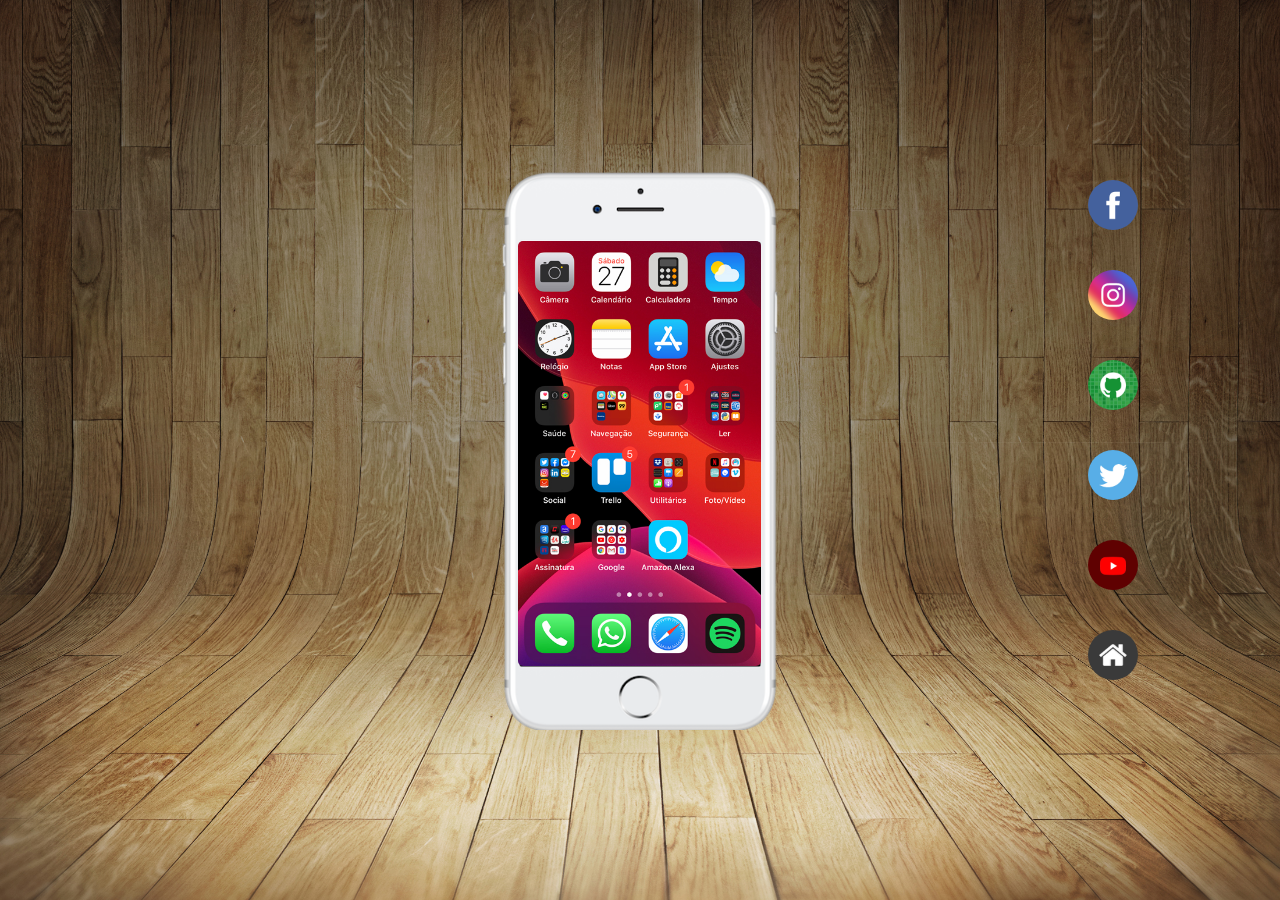
<file: index.html>
<!DOCTYPE html>
<html lang="en">
<head>
    <meta charset="UTF-8">
    <meta http-equiv="X-UA-Compatible" content="IE=edge">
    <meta name="viewport" content="width=device-width, initial-scale=1.0">
    <title>Document</title>
    <link rel="stylesheet" href="style.css">
</head>
<body>
    <main>
        <section id="cell">
            <iframe src="" frameborder="0" name="frame"></iframe>
        </section>
        <section id="botoes">
            <a href="face.html" target="frame">
                <div class="redes" id="facebook"></div>
            </a>

            <a href="insta.html" target="frame">
                <div class="redes" id="instagram"></div>
            </a>

            <a href="github.html" target="frame">
                <div class="redes" id="github"></div>
            </a>

            <a href="twitter.html" target="frame">
                <div class="redes" id="twitter"></div>
            </a>

            <a href="youtube.html" target="frame">
                <div class="redes" id="youtube"></div>
            </a>

            <a href="index.html">
                <div class="redes" id="home"></div>
            </a>
        </section>
    </main>
</body>
</html>
</file>
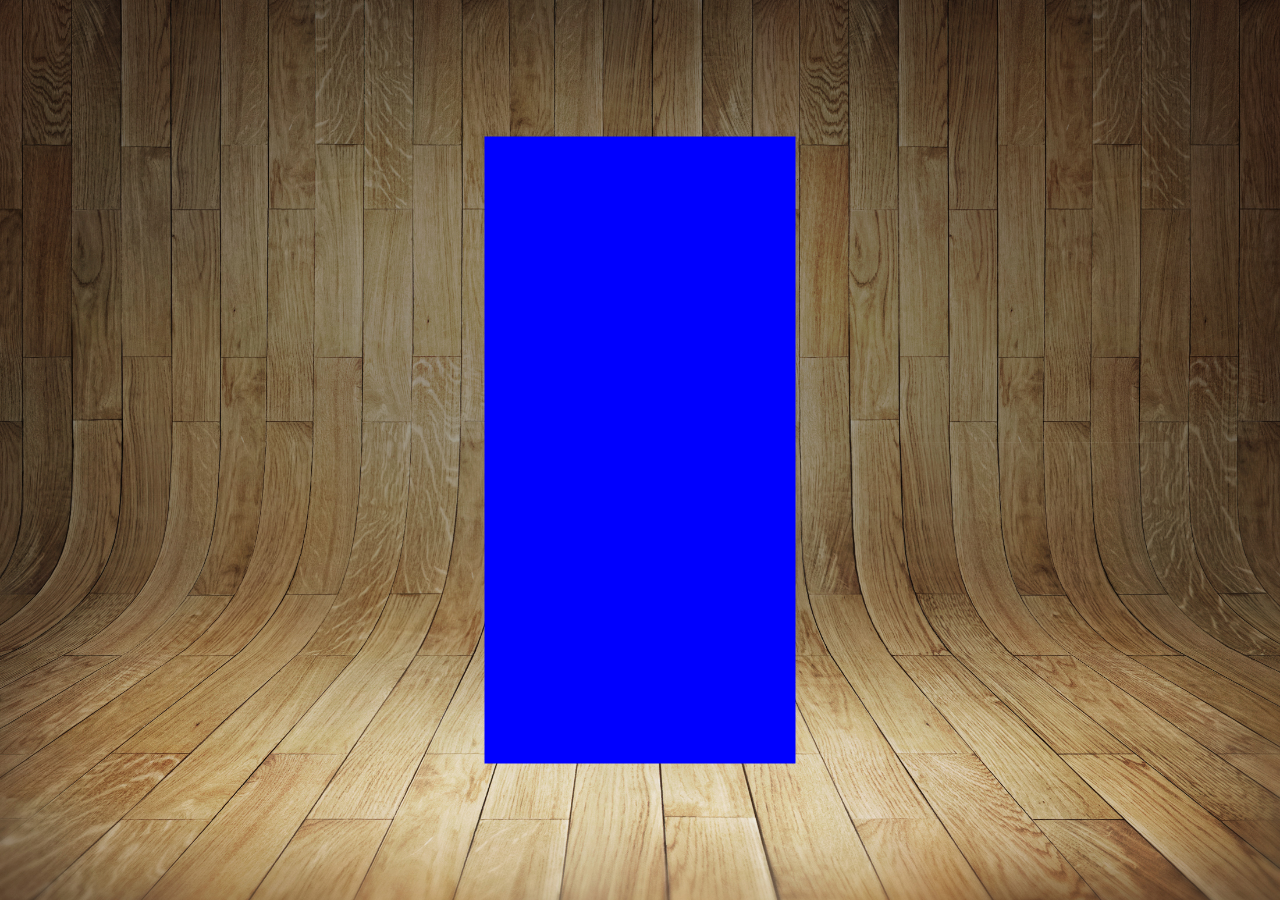
<file: novo_projeto/index.html>
<!DOCTYPE html>
<html lang="pt-br">
<head>
    <meta charset="UTF-8">
    <meta http-equiv="X-UA-Compatible" content="IE=edge">
    <meta name="viewport" content="width=device-width, initial-scale=1.0">
    <title>Minhas redes sociais</title>
    <link rel="stylesheet" href="estilo/style.css">
</head>
<body>
    <main>
        <section id="cell">

        </section>
        <section id="icones">

        </section>
    </main>
</body>
</html>
</file>
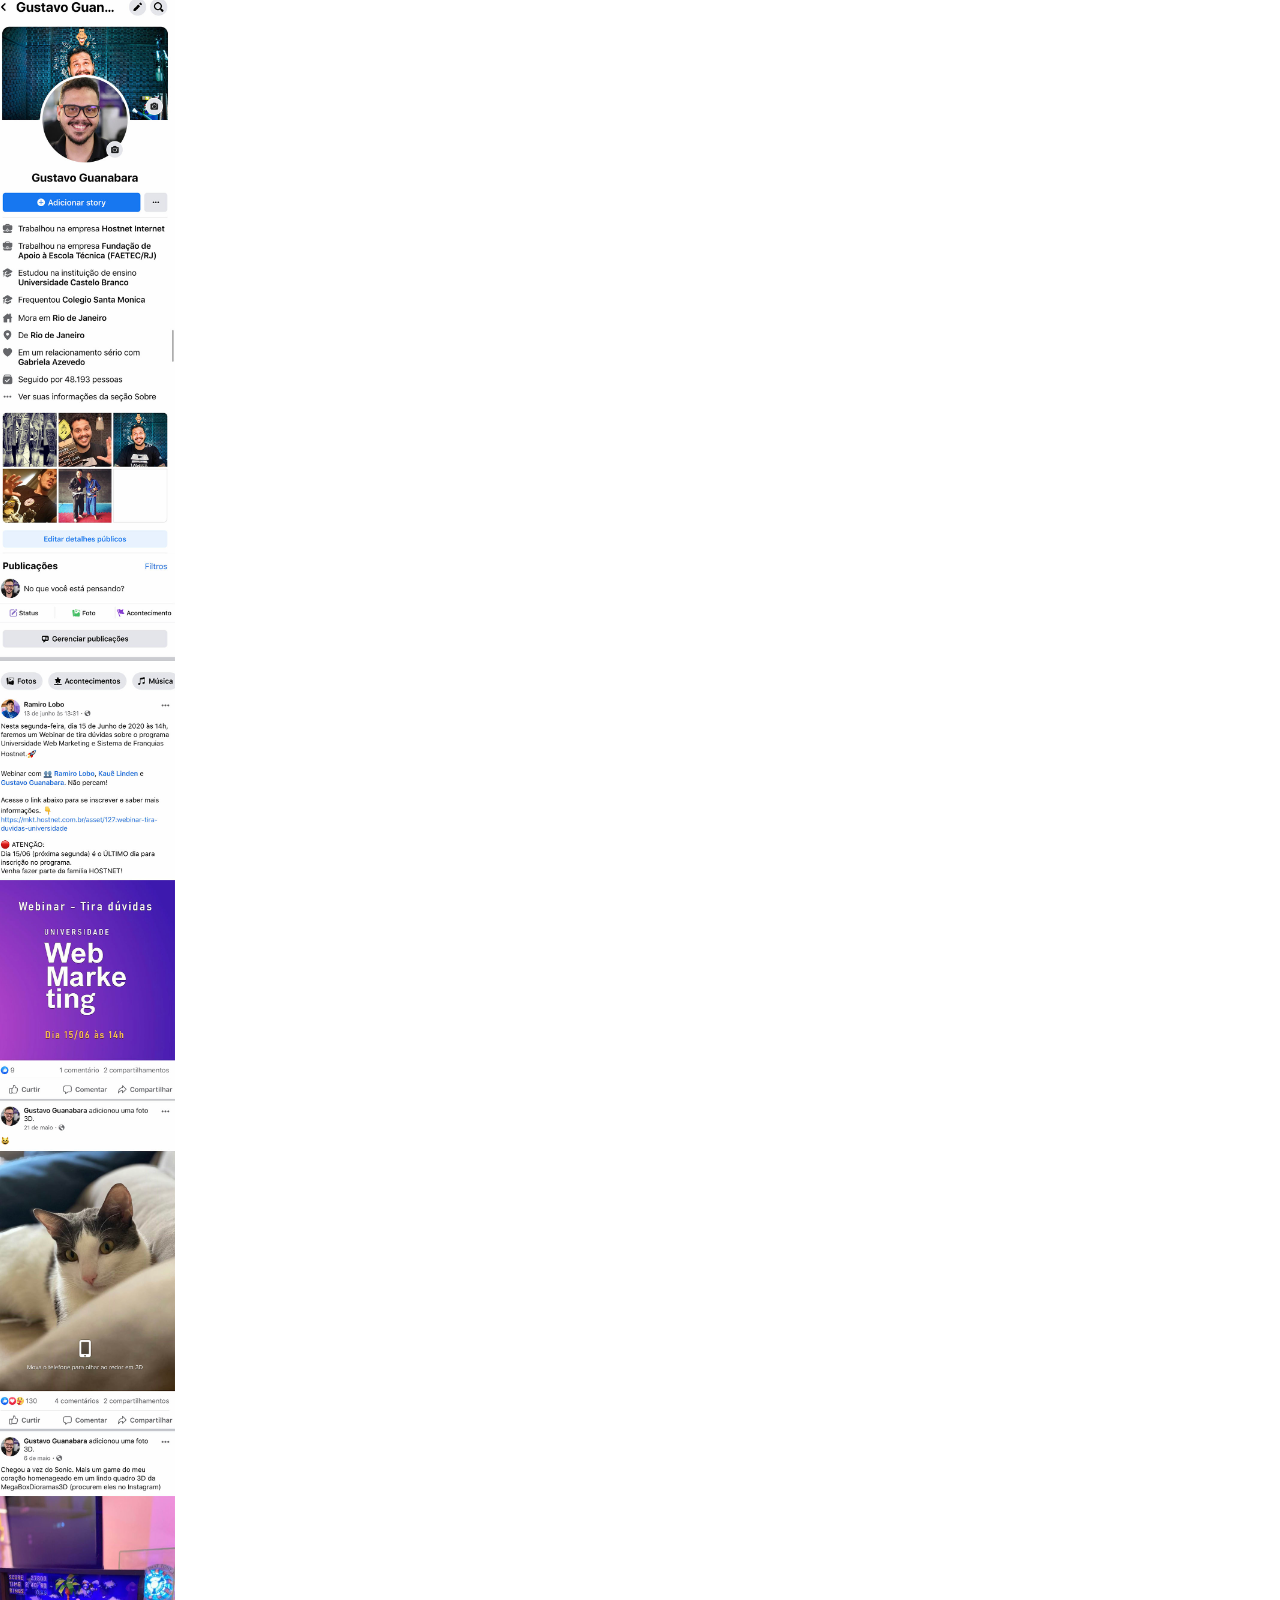
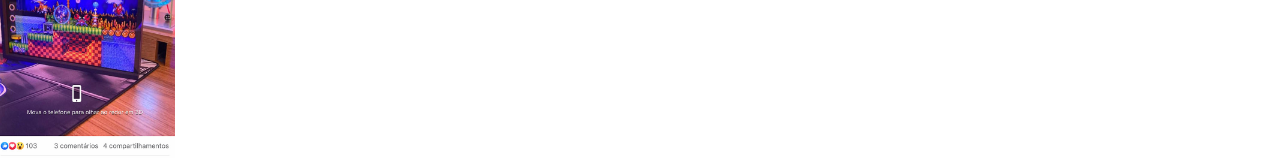
<file: face.html>
<!DOCTYPE html>
<html lang="en">
<head>
    <meta charset="UTF-8">
    <meta http-equiv="X-UA-Compatible" content="IE=edge">
    <meta name="viewport" content="width=device-width, initial-scale=1.0">
    <title>Document</title>
</head>
<style>
    #face img{
        position: absolute;
        width: 180px;
        top: -5px;
        left: -5px;
    }
</style>
<body>
        <div id="face">
            <img src="imagens/tela-facebook.jpg" alt="">
        </div>
</body>
</html>
</file>
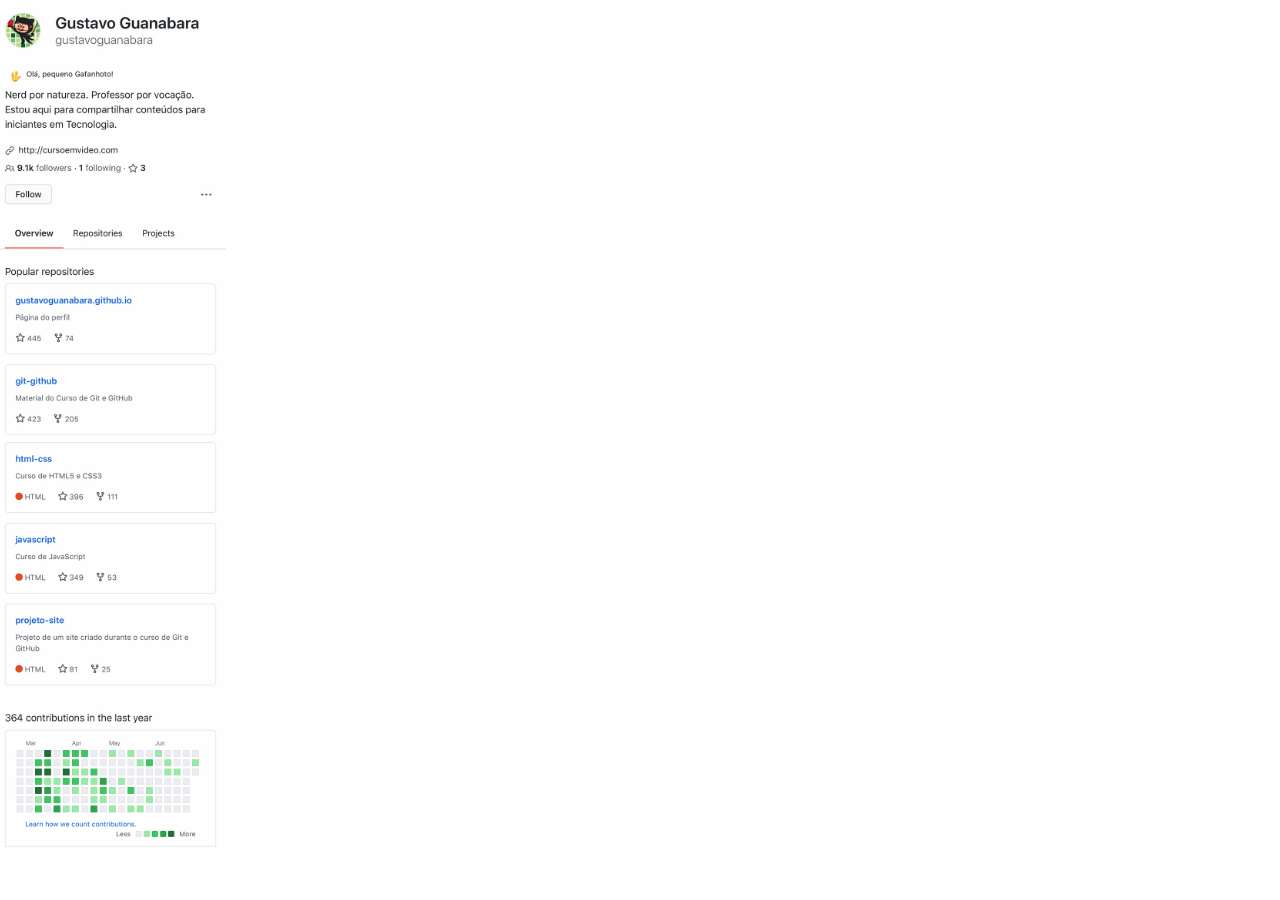
<file: github.html>
<!DOCTYPE html>
<html lang="en">
<head>
    <meta charset="UTF-8">
    <meta http-equiv="X-UA-Compatible" content="IE=edge">
    <meta name="viewport" content="width=device-width, initial-scale=1.0">
    <title>Document</title>
</head>
<style>
    #github img{
        position: absolute;
        width: 231px;
        top: 0px;
        left: -5px;
    }
</style>
<body>
        <div id="github">
            <img src="imagens/tela-github.jpg" alt="">
        </div>
</body>
</html>
</file>
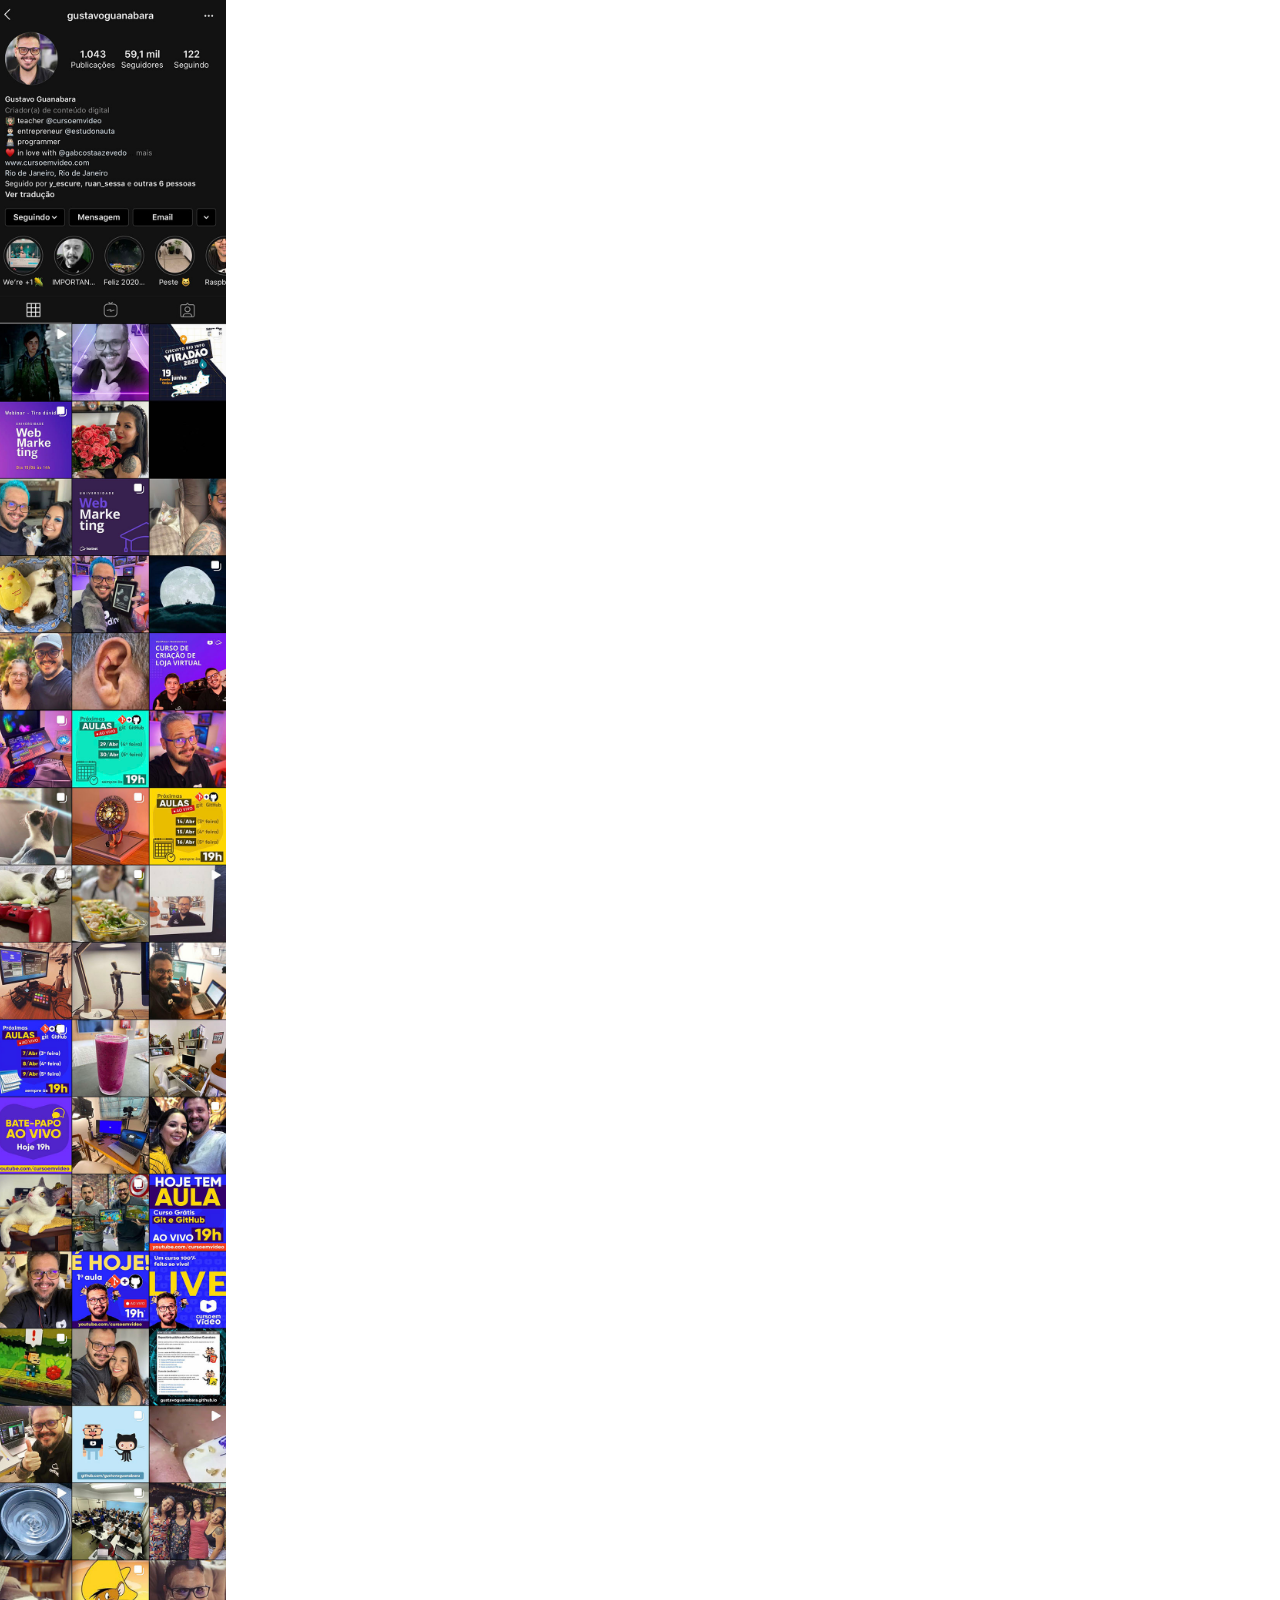
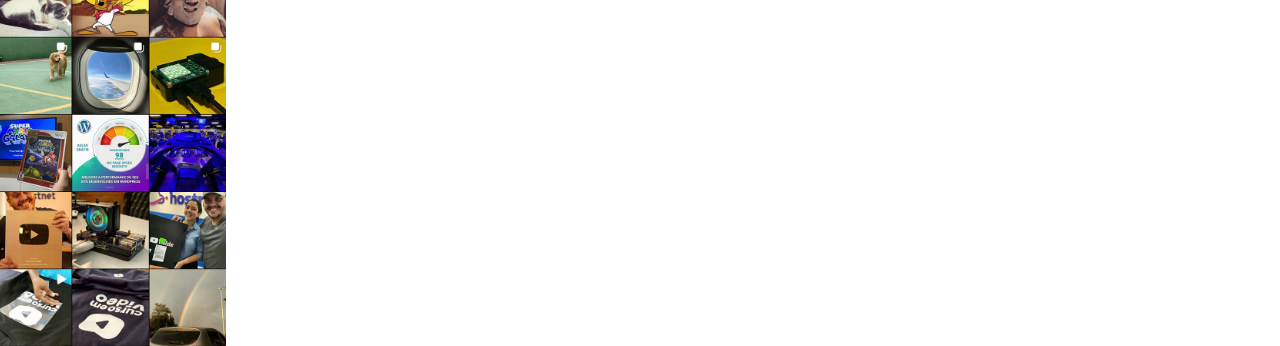
<file: insta.html>
<!DOCTYPE html>
<html lang="en">
<head>
    <meta charset="UTF-8">
    <meta http-equiv="X-UA-Compatible" content="IE=edge">
    <meta name="viewport" content="width=device-width, initial-scale=1.0">
    <title>Document</title>
</head>
<style>
    #insta img{
        position: absolute;
        width: 231px;
        top: 0px;
        left: -5px;
    }
</style>
<body>
        <div id="insta">
            <img src="imagens/tela-instagram.jpg" alt="">
        </div>
</body>
</html>
</file>
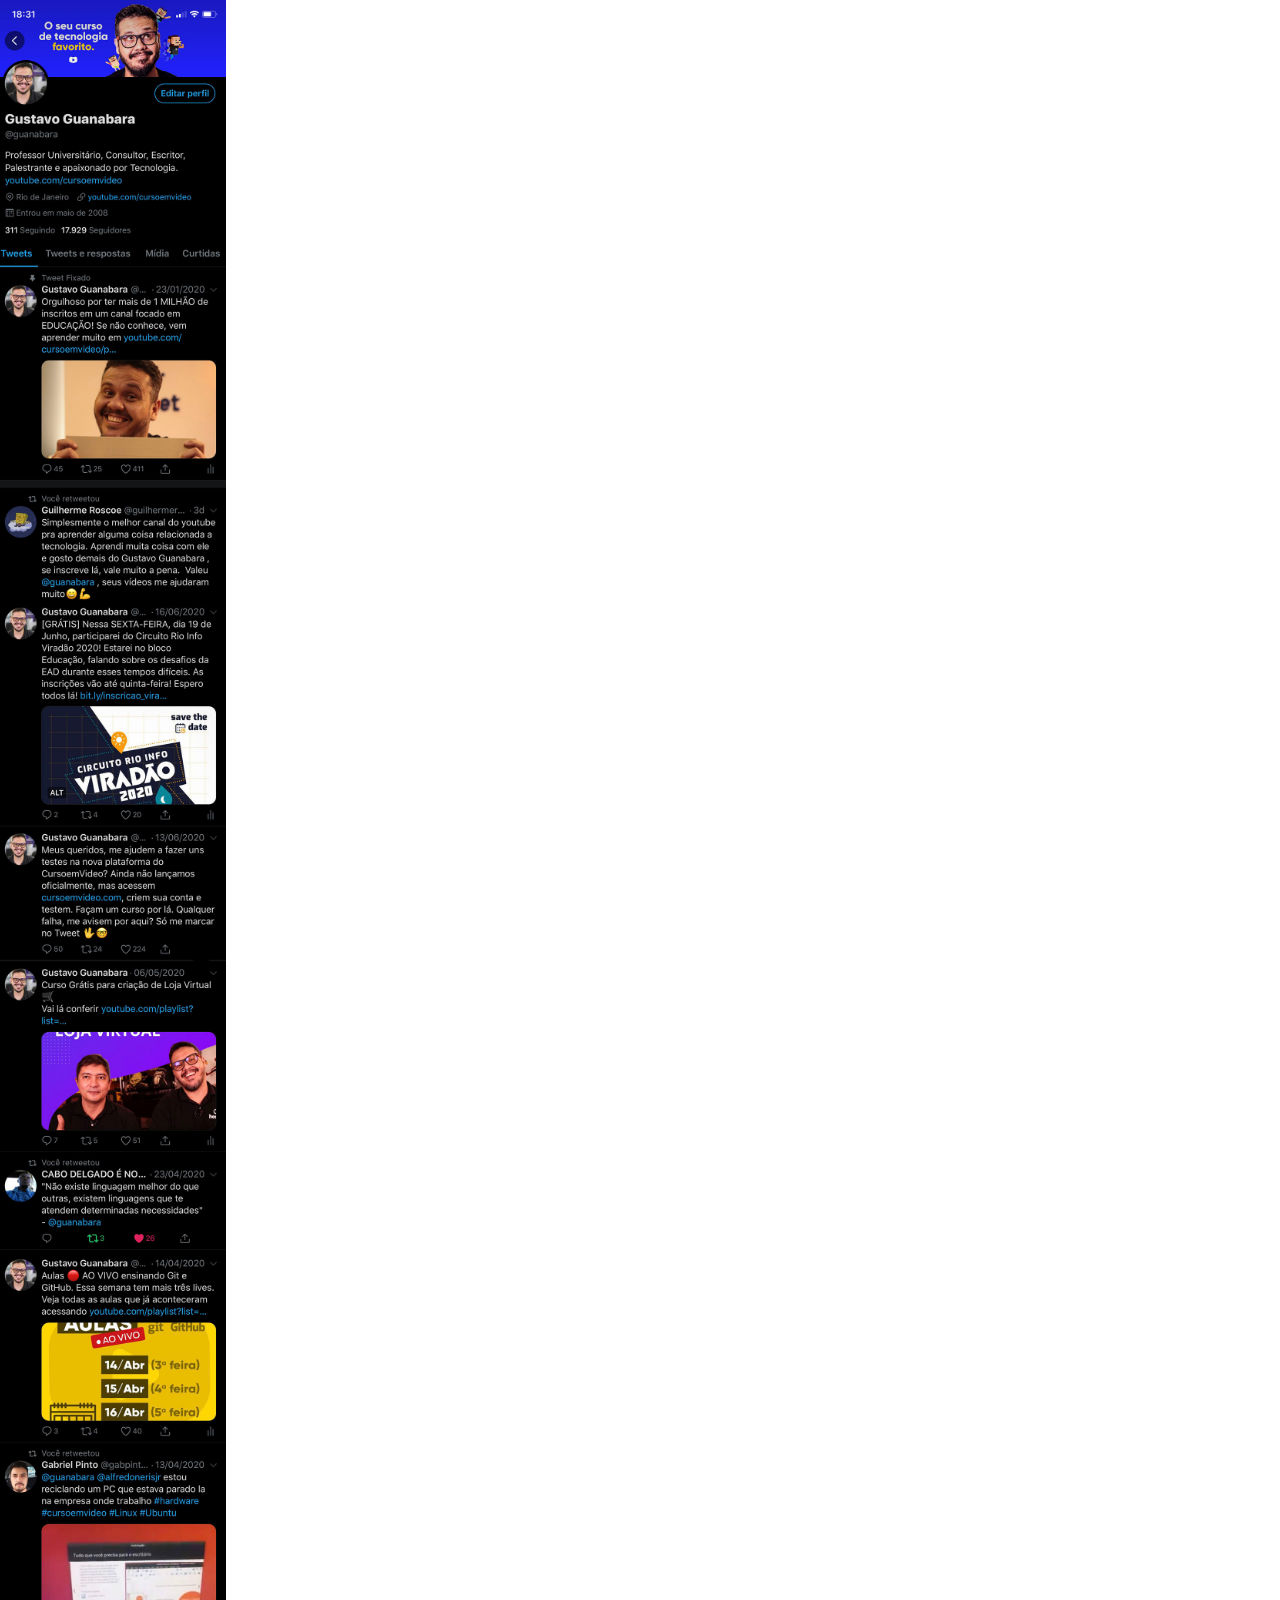
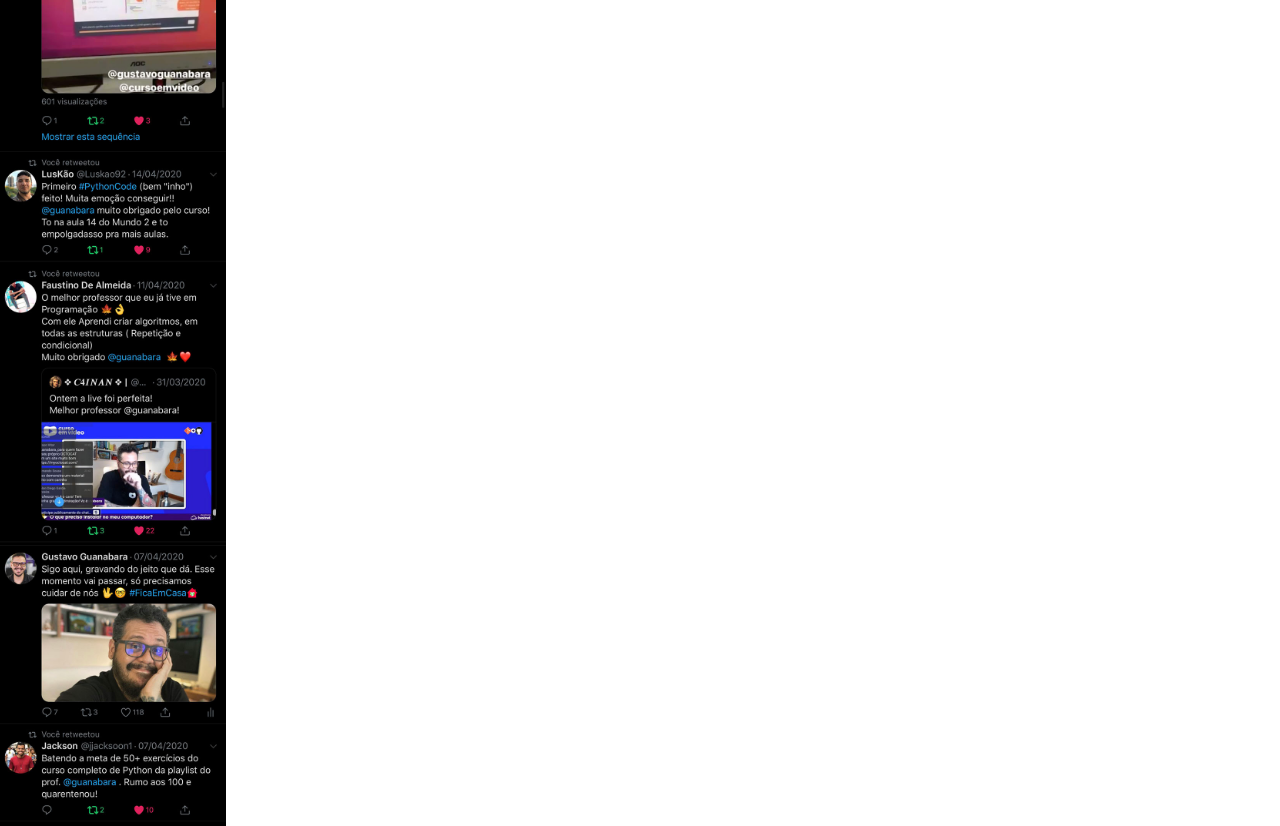
<file: twitter.html>
<!DOCTYPE html>
<html lang="en">
<head>
    <meta charset="UTF-8">
    <meta http-equiv="X-UA-Compatible" content="IE=edge">
    <meta name="viewport" content="width=device-width, initial-scale=1.0">
    <title>Document</title>
</head>
<style>
    #twitter img{
        position: absolute;
        width: 231px;
        top: 0px;
        left: -5px;
    }
</style>
<body>
        <div id="twitter">
            <img src="imagens/tela-twitter.jpg" alt="">
        </div>
</body>
</html>
</file>
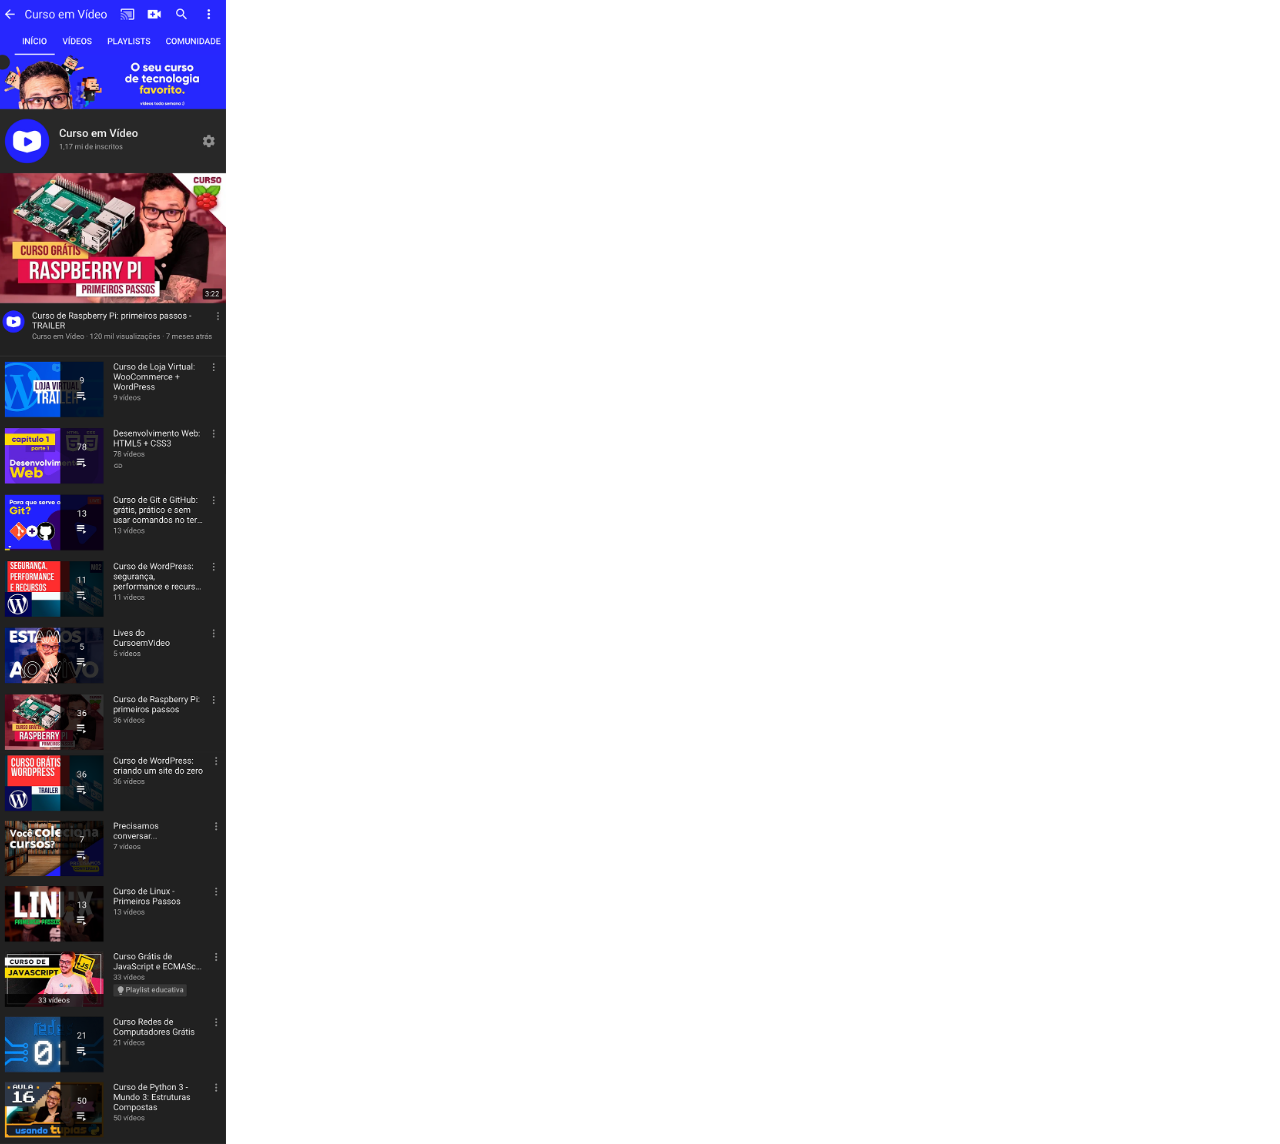
<file: youtube.html>
<!DOCTYPE html>
<html lang="en">
<head>
    <meta charset="UTF-8">
    <meta http-equiv="X-UA-Compatible" content="IE=edge">
    <meta name="viewport" content="width=device-width, initial-scale=1.0">
    <title>Document</title>
</head>
<style>
    #youtube img{
        position: absolute;
        width: 231px;
        top: 0px;
        left: -5px;
    }
</style>
<body>
        <div id="youtube">
            <img src="imagens/tela-youtube.png" alt="">
        </div>
</body>
</html>
</file>
<file: style.css>
@charset  "UTF-8";

*{
    margin: 0px;
    padding: 0px;
}
html, body{
    height: 100vh;
    width: 100vw;
}
main{
    position: relative;
    width: 100vw;
    height: 100vh;
    background-image: url('imagens/fundo-madeira.jpg');
    background-size: cover;
    background-repeat: no-repeat;
}
#cell{
    position: absolute;
    min-width: 280px;
    min-height: 560px;
    max-width: 300px;
    max-height: 600px;
    top:50%;
    left: 50%;
    transform: translate(-50%, -50%);
    background-image: url('imagens/frame-iphone.png');
    background-size: cover;
    background-repeat: no-repeat;
}
.redes{
    width: 50px;
    height: 50px;
    border-radius: 50%;
}
#facebook{
    position: absolute;
    background-image: url('imagens/logo-facebook.jpg');
    background-size: cover;
    background-repeat: no-repeat;
    margin: auto;
    top: 20%;
    left: 85vw;
}
#facebook:hover{
    box-shadow: 1px 1px 3px;
    background-size: 110%;
    background-position: center;
}
#instagram{
    position: absolute;
    background-image: url('imagens/logo-instagram.jpg');
    background-size: cover;
    top: 30%;
    left: 85vw;
}
#instagram:hover{
    box-shadow: 1px 1px 3px;
    background-size: 110%;
    background-position: center;
}
#github{
    position: absolute;
    background-image: url('imagens/logo-github.jpg');
    background-size: cover;
    top: 40%;
    left: 85vw;
}
#github:hover{
    box-shadow: 1px 1px 3px;
    background-size: 110%;
    background-position: center;
}
#twitter{
    position: absolute;
    background-image: url('imagens/logo-twitter.jpg');
    background-size: cover;
    top: 50%;
    left: 85vw;
}
#twitter:hover{
    box-shadow: 1px 1px 3px;
    background-size: 110%;
    background-position: center;
}
#youtube{
    position: absolute;
    background-image: url('imagens/logo-youtube.jpg');
    background-size: cover;
    top: 60%;
    left: 85vw;
}
#youtube:hover{
    box-shadow: 1px 1px 3px;
    background-size: 110%;
    background-position: center;
}
#home{
    position: absolute;
    background-image: url('imagens/logo-home.jpg');
    background-size: cover;
    top: 70vh;
    left: 85vw;
}
#home:hover{
    box-shadow: 1px 1px 3px;
    background-size: 110%;
    background-position: center;
}
iframe{
    position: absolute;
    display: block;
    width: 243px;
    height: 425px;
    background-image: url('imagens/tela-home.jpg');
    background-size: cover;
    top: 12.7%;
    left: 6.5%;
    border-radius: 5px;
}
</file>
<file: novo_projeto/estilo/style.css>
@charset "UTF-8";

*{
    margin: 0px;
    padding: 0px;
}
body{
    background-color: black;
}
main{
    position: relative;
    width: 100vw;
    height: 100vh;
    background-image: url('../../imagens/fundo-madeira.jpg');
    background-size: cover;
    background-repeat: no-repeat;
}
#cell{
    position: absolute;
    width: 311px;
    height: 627px;
    background-color: blue;
    top: 50%;
    left: 50%;
    transform: translate(-50%, -50%);

}
</file>
